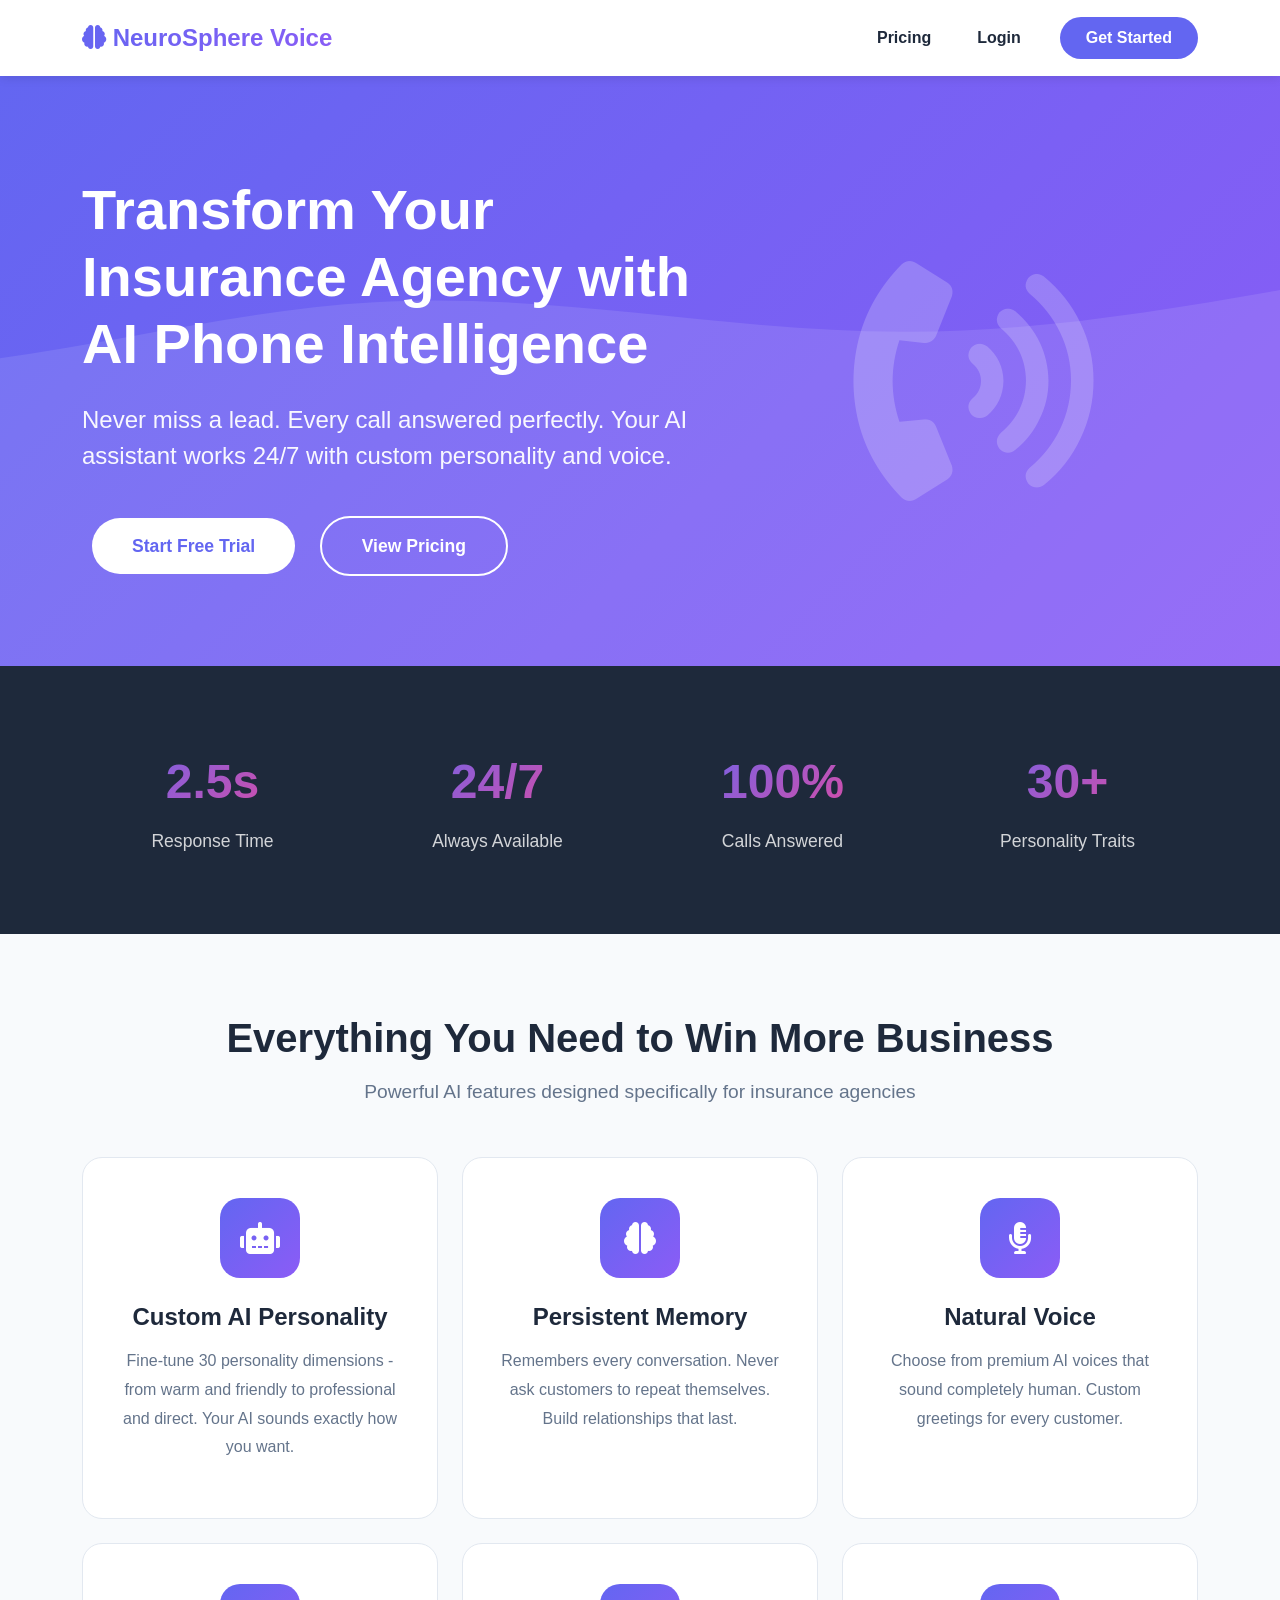
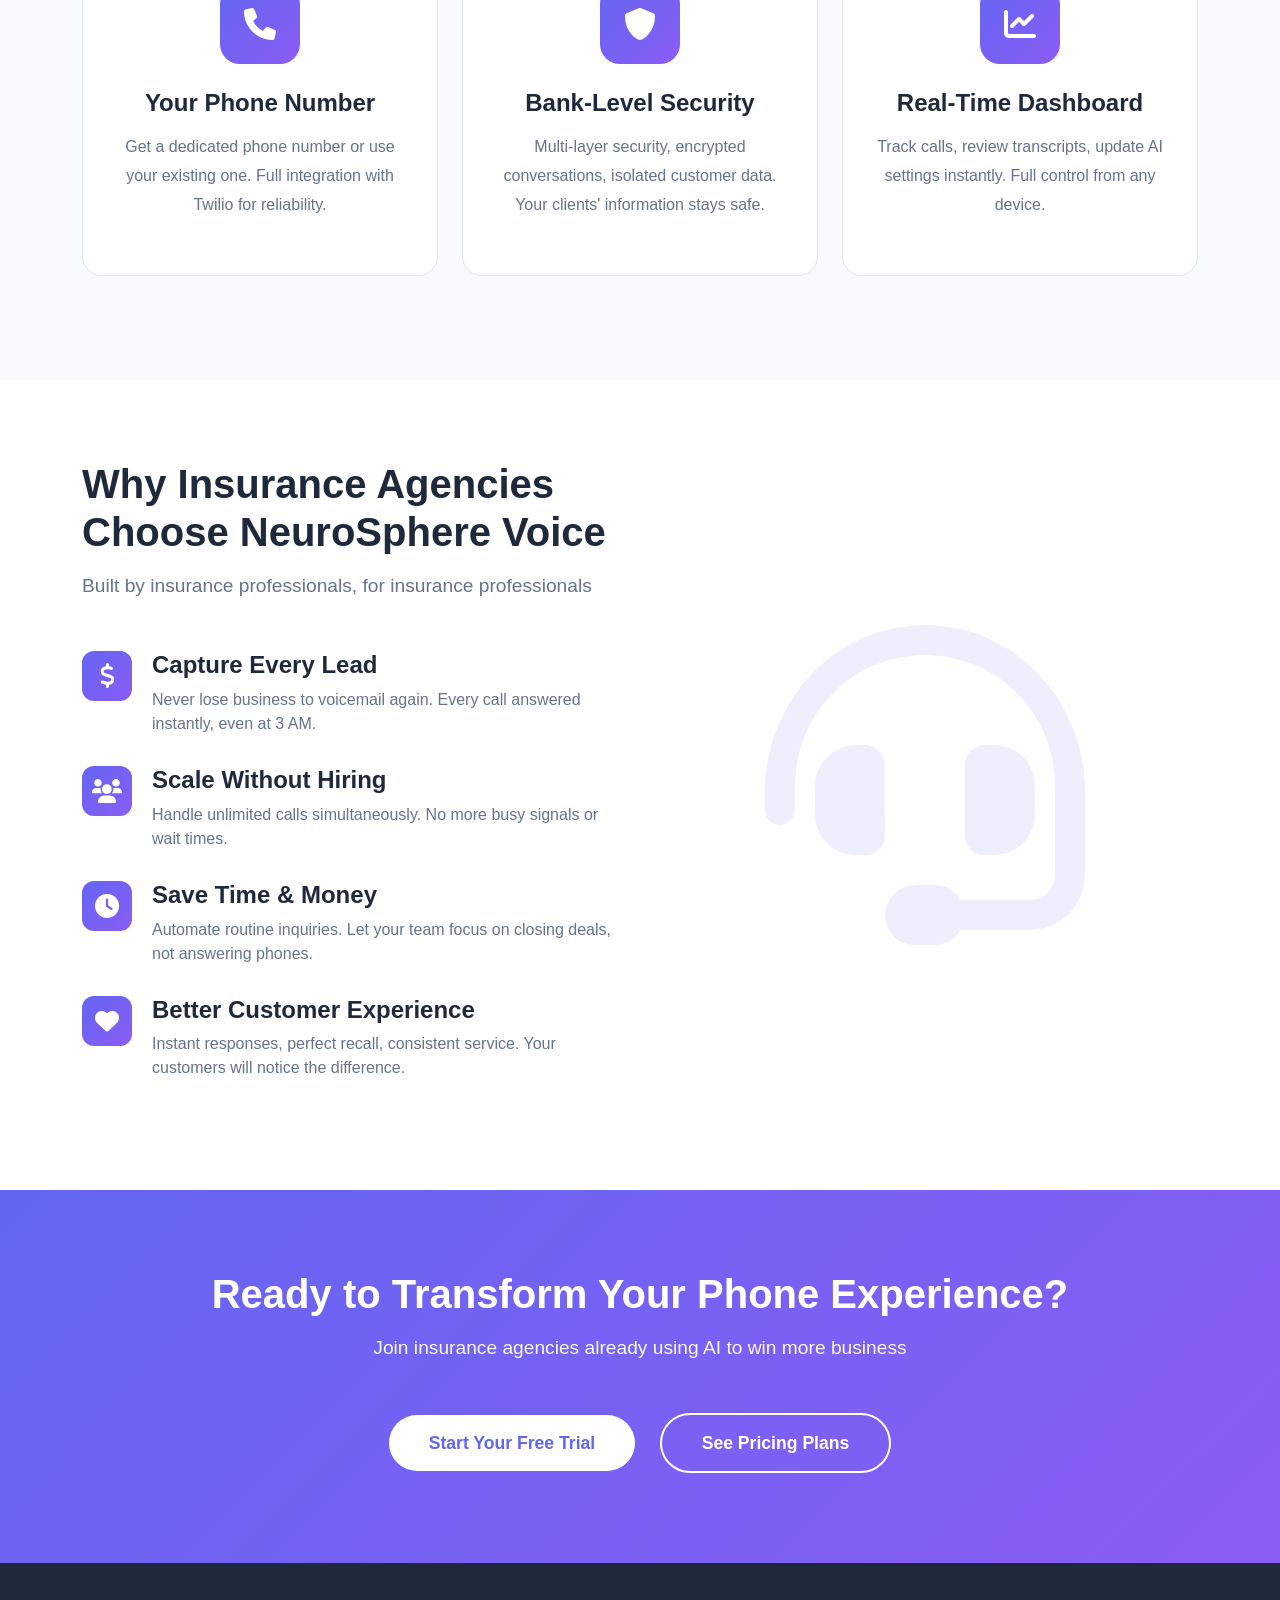
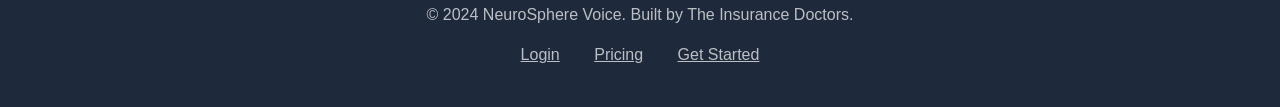
<file: static/index.html>
<!DOCTYPE html>
<html lang="en">
<head>
    <meta charset="UTF-8">
    <meta name="viewport" content="width=device-width, initial-scale=1.0">
    <title>NeuroSphere Voice - AI Phone System for Insurance Agencies</title>
    <link href="https://cdn.jsdelivr.net/npm/bootstrap@5.1.3/dist/css/bootstrap.min.css" rel="stylesheet">
    <link rel="stylesheet" href="https://cdnjs.cloudflare.com/ajax/libs/font-awesome/6.0.0/css/all.min.css">
    <style>
        :root {
            --primary: #6366f1;
            --primary-dark: #4f46e5;
            --secondary: #8b5cf6;
            --accent: #ec4899;
            --dark: #1e293b;
            --light: #f8fafc;
        }

        body {
            font-family: 'Segoe UI', Tahoma, Geneva, Verdana, sans-serif;
            color: var(--dark);
        }

        .hero-section {
            background: linear-gradient(135deg, var(--primary) 0%, var(--secondary) 100%);
            color: white;
            padding: 100px 0 80px;
            position: relative;
            overflow: hidden;
        }

        .hero-section::before {
            content: '';
            position: absolute;
            top: 0;
            left: 0;
            right: 0;
            bottom: 0;
            background: url('data:image/svg+xml,<svg xmlns="http://www.w3.org/2000/svg" viewBox="0 0 1440 320"><path fill="%23ffffff" fill-opacity="0.1" d="M0,96L48,112C96,128,192,160,288,160C384,160,480,128,576,122.7C672,117,768,139,864,138.7C960,139,1056,117,1152,101.3C1248,85,1344,75,1392,69.3L1440,64L1440,320L1392,320C1344,320,1248,320,1152,320C1056,320,960,320,864,320C768,320,672,320,576,320C480,320,384,320,288,320C192,320,96,320,48,320L0,320Z"></path></svg>') no-repeat bottom;
            background-size: cover;
        }

        .hero-content {
            position: relative;
            z-index: 1;
        }

        .hero-title {
            font-size: 3.5rem;
            font-weight: 800;
            margin-bottom: 1.5rem;
            line-height: 1.2;
        }

        .hero-subtitle {
            font-size: 1.5rem;
            opacity: 0.95;
            margin-bottom: 2rem;
            font-weight: 300;
        }

        .btn-hero {
            padding: 15px 40px;
            font-size: 1.1rem;
            border-radius: 50px;
            font-weight: 600;
            transition: all 0.3s;
            margin: 10px;
        }

        .btn-hero-primary {
            background: white;
            color: var(--primary);
            border: none;
        }

        .btn-hero-primary:hover {
            transform: translateY(-2px);
            box-shadow: 0 10px 30px rgba(0,0,0,0.2);
            color: var(--primary);
        }

        .btn-hero-secondary {
            background: transparent;
            color: white;
            border: 2px solid white;
        }

        .btn-hero-secondary:hover {
            background: white;
            color: var(--primary);
            transform: translateY(-2px);
        }

        .features-section {
            padding: 80px 0;
            background: var(--light);
        }

        .feature-card {
            background: white;
            border-radius: 20px;
            padding: 40px 30px;
            text-align: center;
            transition: all 0.3s;
            height: 100%;
            border: 1px solid #e2e8f0;
        }

        .feature-card:hover {
            transform: translateY(-10px);
            box-shadow: 0 20px 40px rgba(0,0,0,0.1);
        }

        .feature-icon {
            width: 80px;
            height: 80px;
            background: linear-gradient(135deg, var(--primary), var(--secondary));
            border-radius: 20px;
            display: flex;
            align-items: center;
            justify-content: center;
            margin: 0 auto 25px;
            font-size: 2rem;
            color: white;
        }

        .feature-title {
            font-size: 1.5rem;
            font-weight: 700;
            margin-bottom: 15px;
            color: var(--dark);
        }

        .feature-description {
            color: #64748b;
            line-height: 1.8;
        }

        .benefits-section {
            padding: 80px 0;
            background: white;
        }

        .section-title {
            font-size: 2.5rem;
            font-weight: 800;
            margin-bottom: 1rem;
            color: var(--dark);
        }

        .section-subtitle {
            font-size: 1.2rem;
            color: #64748b;
            margin-bottom: 50px;
        }

        .benefit-item {
            display: flex;
            align-items: start;
            margin-bottom: 30px;
        }

        .benefit-icon {
            width: 50px;
            height: 50px;
            background: linear-gradient(135deg, var(--primary), var(--secondary));
            border-radius: 12px;
            display: flex;
            align-items: center;
            justify-content: center;
            color: white;
            font-size: 1.5rem;
            margin-right: 20px;
            flex-shrink: 0;
        }

        .benefit-content h4 {
            font-weight: 700;
            margin-bottom: 8px;
            color: var(--dark);
        }

        .benefit-content p {
            color: #64748b;
            margin: 0;
        }

        .cta-section {
            background: linear-gradient(135deg, var(--primary) 0%, var(--secondary) 100%);
            padding: 80px 0;
            color: white;
            text-align: center;
        }

        .cta-title {
            font-size: 2.5rem;
            font-weight: 800;
            margin-bottom: 1rem;
        }

        .cta-subtitle {
            font-size: 1.2rem;
            opacity: 0.95;
            margin-bottom: 40px;
        }

        .stats-section {
            padding: 60px 0;
            background: var(--dark);
            color: white;
        }

        .stat-item {
            text-align: center;
            padding: 20px;
        }

        .stat-number {
            font-size: 3rem;
            font-weight: 800;
            background: linear-gradient(135deg, var(--primary), var(--accent));
            -webkit-background-clip: text;
            -webkit-text-fill-color: transparent;
            background-clip: text;
        }

        .stat-label {
            font-size: 1.1rem;
            opacity: 0.8;
            margin-top: 10px;
        }

        .navbar {
            background: white !important;
            box-shadow: 0 2px 10px rgba(0,0,0,0.1);
            padding: 15px 0;
        }

        .navbar-brand {
            font-weight: 800;
            font-size: 1.5rem;
            background: linear-gradient(135deg, var(--primary), var(--secondary));
            -webkit-background-clip: text;
            -webkit-text-fill-color: transparent;
            background-clip: text;
        }

        .nav-link {
            color: var(--dark) !important;
            font-weight: 600;
            margin: 0 15px;
            transition: color 0.3s;
        }

        .nav-link:hover {
            color: var(--primary) !important;
        }

        .btn-nav {
            background: var(--primary);
            color: white;
            padding: 8px 25px;
            border-radius: 25px;
            font-weight: 600;
            transition: all 0.3s;
        }

        .btn-nav:hover {
            background: var(--primary-dark);
            color: white;
            transform: translateY(-2px);
        }
    </style>
</head>
<body>
    <!-- Navbar -->
    <nav class="navbar navbar-expand-lg navbar-light sticky-top">
        <div class="container">
            <a class="navbar-brand" href="/">
                <i class="fas fa-brain"></i> NeuroSphere Voice
            </a>
            <button class="navbar-toggler" type="button" data-bs-toggle="collapse" data-bs-target="#navbarNav">
                <span class="navbar-toggler-icon"></span>
            </button>
            <div class="collapse navbar-collapse" id="navbarNav">
                <ul class="navbar-nav ms-auto align-items-center">
                    <li class="nav-item">
                        <a class="nav-link" href="/pricing.html">Pricing</a>
                    </li>
                    <li class="nav-item">
                        <a class="nav-link" href="/login.html">Login</a>
                    </li>
                    <li class="nav-item">
                        <a class="btn btn-nav ms-3" href="/onboarding.html">Get Started</a>
                    </li>
                </ul>
            </div>
        </div>
    </nav>

    <!-- Hero Section -->
    <section class="hero-section">
        <div class="container">
            <div class="row align-items-center hero-content">
                <div class="col-lg-7">
                    <h1 class="hero-title">Transform Your Insurance Agency with AI Phone Intelligence</h1>
                    <p class="hero-subtitle">Never miss a lead. Every call answered perfectly. Your AI assistant works 24/7 with custom personality and voice.</p>
                    <div class="hero-buttons">
                        <a href="/onboarding.html" class="btn btn-hero btn-hero-primary">Start Free Trial</a>
                        <a href="/pricing.html" class="btn btn-hero btn-hero-secondary">View Pricing</a>
                    </div>
                </div>
                <div class="col-lg-5 text-center mt-5 mt-lg-0">
                    <i class="fas fa-phone-volume" style="font-size: 15rem; opacity: 0.2;"></i>
                </div>
            </div>
        </div>
    </section>

    <!-- Stats Section -->
    <section class="stats-section">
        <div class="container">
            <div class="row">
                <div class="col-md-3 col-6">
                    <div class="stat-item">
                        <div class="stat-number">2.5s</div>
                        <div class="stat-label">Response Time</div>
                    </div>
                </div>
                <div class="col-md-3 col-6">
                    <div class="stat-item">
                        <div class="stat-number">24/7</div>
                        <div class="stat-label">Always Available</div>
                    </div>
                </div>
                <div class="col-md-3 col-6">
                    <div class="stat-item">
                        <div class="stat-number">100%</div>
                        <div class="stat-label">Calls Answered</div>
                    </div>
                </div>
                <div class="col-md-3 col-6">
                    <div class="stat-item">
                        <div class="stat-number">30+</div>
                        <div class="stat-label">Personality Traits</div>
                    </div>
                </div>
            </div>
        </div>
    </section>

    <!-- Features Section -->
    <section class="features-section">
        <div class="container">
            <div class="text-center mb-5">
                <h2 class="section-title">Everything You Need to Win More Business</h2>
                <p class="section-subtitle">Powerful AI features designed specifically for insurance agencies</p>
            </div>
            <div class="row">
                <div class="col-lg-4 col-md-6 mb-4">
                    <div class="feature-card">
                        <div class="feature-icon">
                            <i class="fas fa-robot"></i>
                        </div>
                        <h3 class="feature-title">Custom AI Personality</h3>
                        <p class="feature-description">Fine-tune 30 personality dimensions - from warm and friendly to professional and direct. Your AI sounds exactly how you want.</p>
                    </div>
                </div>
                <div class="col-lg-4 col-md-6 mb-4">
                    <div class="feature-card">
                        <div class="feature-icon">
                            <i class="fas fa-brain"></i>
                        </div>
                        <h3 class="feature-title">Persistent Memory</h3>
                        <p class="feature-description">Remembers every conversation. Never ask customers to repeat themselves. Build relationships that last.</p>
                    </div>
                </div>
                <div class="col-lg-4 col-md-6 mb-4">
                    <div class="feature-card">
                        <div class="feature-icon">
                            <i class="fas fa-microphone-alt"></i>
                        </div>
                        <h3 class="feature-title">Natural Voice</h3>
                        <p class="feature-description">Choose from premium AI voices that sound completely human. Custom greetings for every customer.</p>
                    </div>
                </div>
                <div class="col-lg-4 col-md-6 mb-4">
                    <div class="feature-card">
                        <div class="feature-icon">
                            <i class="fas fa-phone"></i>
                        </div>
                        <h3 class="feature-title">Your Phone Number</h3>
                        <p class="feature-description">Get a dedicated phone number or use your existing one. Full integration with Twilio for reliability.</p>
                    </div>
                </div>
                <div class="col-lg-4 col-md-6 mb-4">
                    <div class="feature-card">
                        <div class="feature-icon">
                            <i class="fas fa-shield-alt"></i>
                        </div>
                        <h3 class="feature-title">Bank-Level Security</h3>
                        <p class="feature-description">Multi-layer security, encrypted conversations, isolated customer data. Your clients' information stays safe.</p>
                    </div>
                </div>
                <div class="col-lg-4 col-md-6 mb-4">
                    <div class="feature-card">
                        <div class="feature-icon">
                            <i class="fas fa-chart-line"></i>
                        </div>
                        <h3 class="feature-title">Real-Time Dashboard</h3>
                        <p class="feature-description">Track calls, review transcripts, update AI settings instantly. Full control from any device.</p>
                    </div>
                </div>
            </div>
        </div>
    </section>

    <!-- Benefits Section -->
    <section class="benefits-section">
        <div class="container">
            <div class="row align-items-center">
                <div class="col-lg-6">
                    <h2 class="section-title">Why Insurance Agencies Choose NeuroSphere Voice</h2>
                    <p class="section-subtitle">Built by insurance professionals, for insurance professionals</p>
                    
                    <div class="benefit-item">
                        <div class="benefit-icon">
                            <i class="fas fa-dollar-sign"></i>
                        </div>
                        <div class="benefit-content">
                            <h4>Capture Every Lead</h4>
                            <p>Never lose business to voicemail again. Every call answered instantly, even at 3 AM.</p>
                        </div>
                    </div>

                    <div class="benefit-item">
                        <div class="benefit-icon">
                            <i class="fas fa-users"></i>
                        </div>
                        <div class="benefit-content">
                            <h4>Scale Without Hiring</h4>
                            <p>Handle unlimited calls simultaneously. No more busy signals or wait times.</p>
                        </div>
                    </div>

                    <div class="benefit-item">
                        <div class="benefit-icon">
                            <i class="fas fa-clock"></i>
                        </div>
                        <div class="benefit-content">
                            <h4>Save Time & Money</h4>
                            <p>Automate routine inquiries. Let your team focus on closing deals, not answering phones.</p>
                        </div>
                    </div>

                    <div class="benefit-item">
                        <div class="benefit-icon">
                            <i class="fas fa-heart"></i>
                        </div>
                        <div class="benefit-content">
                            <h4>Better Customer Experience</h4>
                            <p>Instant responses, perfect recall, consistent service. Your customers will notice the difference.</p>
                        </div>
                    </div>
                </div>
                <div class="col-lg-6 text-center mt-5 mt-lg-0">
                    <i class="fas fa-headset" style="font-size: 20rem; opacity: 0.1; color: var(--primary);"></i>
                </div>
            </div>
        </div>
    </section>

    <!-- CTA Section -->
    <section class="cta-section">
        <div class="container">
            <h2 class="cta-title">Ready to Transform Your Phone Experience?</h2>
            <p class="cta-subtitle">Join insurance agencies already using AI to win more business</p>
            <a href="/onboarding.html" class="btn btn-hero btn-hero-primary">Start Your Free Trial</a>
            <a href="/pricing.html" class="btn btn-hero btn-hero-secondary">See Pricing Plans</a>
        </div>
    </section>

    <!-- Footer -->
    <footer style="background: var(--dark); color: white; padding: 40px 0; text-align: center;">
        <div class="container">
            <p style="opacity: 0.7; margin: 0;">© 2024 NeuroSphere Voice. Built by The Insurance Doctors.</p>
            <div class="mt-3">
                <a href="/login.html" style="color: white; opacity: 0.7; margin: 0 15px;">Login</a>
                <a href="/pricing.html" style="color: white; opacity: 0.7; margin: 0 15px;">Pricing</a>
                <a href="/onboarding.html" style="color: white; opacity: 0.7; margin: 0 15px;">Get Started</a>
            </div>
        </div>
    </footer>

    <script src="https://cdn.jsdelivr.net/npm/bootstrap@5.1.3/dist/js/bootstrap.bundle.min.js"></script>
</body>
</html>
</file>
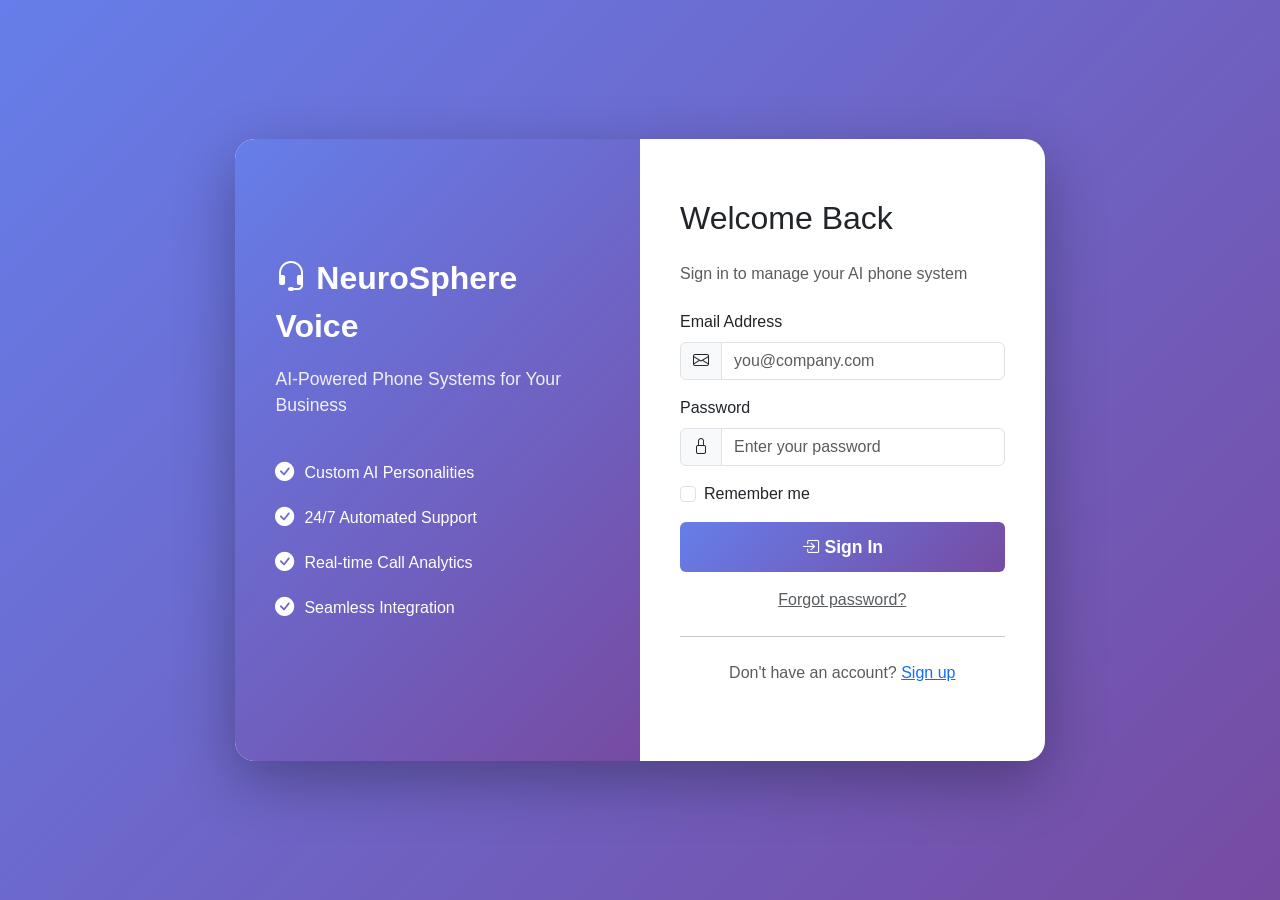
<file: static/login.html>
<!DOCTYPE html>
<html lang="en">
<head>
    <meta charset="UTF-8">
    <meta name="viewport" content="width=device-width, initial-scale=1.0">
    <title>Customer Login - NeuroSphere Voice</title>
    <link href="https://cdn.jsdelivr.net/npm/bootstrap@5.1.3/dist/css/bootstrap.min.css" rel="stylesheet">
    <link rel="stylesheet" href="https://cdn.jsdelivr.net/npm/bootstrap-icons@1.7.2/font/bootstrap-icons.css">
    <style>
        body {
            background: linear-gradient(135deg, #667eea 0%, #764ba2 100%);
            min-height: 100vh;
            display: flex;
            align-items: center;
            justify-content: center;
            font-family: 'Segoe UI', Tahoma, Geneva, Verdana, sans-serif;
        }
        .login-container {
            background: white;
            border-radius: 20px;
            box-shadow: 0 20px 60px rgba(0, 0, 0, 0.3);
            overflow: hidden;
            max-width: 900px;
            display: flex;
        }
        .login-left {
            background: linear-gradient(135deg, #667eea 0%, #764ba2 100%);
            color: white;
            padding: 60px 40px;
            flex: 1;
            display: flex;
            flex-direction: column;
            justify-content: center;
        }
        .login-right {
            padding: 60px 40px;
            flex: 1;
        }
        .brand-logo {
            font-size: 2rem;
            font-weight: 700;
            margin-bottom: 1rem;
        }
        .brand-tagline {
            font-size: 1.1rem;
            opacity: 0.9;
        }
        .feature-list {
            list-style: none;
            padding: 0;
            margin-top: 2rem;
        }
        .feature-list li {
            padding: 0.5rem 0;
            display: flex;
            align-items: center;
        }
        .feature-list i {
            margin-right: 10px;
            font-size: 1.2rem;
        }
        .form-control:focus {
            border-color: #667eea;
            box-shadow: 0 0 0 0.2rem rgba(102, 126, 234, 0.25);
        }
        .btn-primary {
            background: linear-gradient(135deg, #667eea 0%, #764ba2 100%);
            border: none;
            padding: 12px;
            font-size: 1.1rem;
            font-weight: 600;
        }
        .btn-primary:hover {
            transform: translateY(-2px);
            box-shadow: 0 5px 20px rgba(102, 126, 234, 0.4);
        }
        .alert {
            border-radius: 10px;
        }
        @media (max-width: 768px) {
            .login-container {
                flex-direction: column;
            }
            .login-left {
                padding: 40px 30px;
            }
        }
    </style>
</head>
<body>
    <div class="login-container">
        <div class="login-left">
            <div>
                <div class="brand-logo">
                    <i class="bi bi-headset"></i> NeuroSphere Voice
                </div>
                <p class="brand-tagline">AI-Powered Phone Systems for Your Business</p>
                <ul class="feature-list">
                    <li><i class="bi bi-check-circle-fill"></i> Custom AI Personalities</li>
                    <li><i class="bi bi-check-circle-fill"></i> 24/7 Automated Support</li>
                    <li><i class="bi bi-check-circle-fill"></i> Real-time Call Analytics</li>
                    <li><i class="bi bi-check-circle-fill"></i> Seamless Integration</li>
                </ul>
            </div>
        </div>
        
        <div class="login-right">
            <h2 class="mb-4">Welcome Back</h2>
            <p class="text-muted mb-4">Sign in to manage your AI phone system</p>
            
            <div id="alertContainer"></div>
            
            <form id="loginForm">
                <div class="mb-3">
                    <label for="email" class="form-label">Email Address</label>
                    <div class="input-group">
                        <span class="input-group-text"><i class="bi bi-envelope"></i></span>
                        <input type="email" class="form-control" id="email" placeholder="you@company.com" required>
                    </div>
                </div>
                
                <div class="mb-3">
                    <label for="password" class="form-label">Password</label>
                    <div class="input-group">
                        <span class="input-group-text"><i class="bi bi-lock"></i></span>
                        <input type="password" class="form-control" id="password" placeholder="Enter your password" required>
                    </div>
                </div>
                
                <div class="mb-3 form-check">
                    <input type="checkbox" class="form-check-input" id="rememberMe">
                    <label class="form-check-label" for="rememberMe">Remember me</label>
                </div>
                
                <button type="submit" class="btn btn-primary w-100 mb-3">
                    <i class="bi bi-box-arrow-in-right"></i> Sign In
                </button>
                
                <div class="text-center">
                    <a href="#" class="text-muted">Forgot password?</a>
                </div>
            </form>
            
            <hr class="my-4">
            
            <div class="text-center">
                <p class="text-muted">Don't have an account? <a href="/onboarding.html">Sign up</a></p>
            </div>
        </div>
    </div>

    <script>
        const loginForm = document.getElementById('loginForm');
        const alertContainer = document.getElementById('alertContainer');

        function showAlert(message, type = 'danger') {
            alertContainer.innerHTML = `
                <div class="alert alert-${type} alert-dismissible fade show" role="alert">
                    <i class="bi bi-${type === 'success' ? 'check-circle' : 'exclamation-triangle'}"></i>
                    ${message}
                    <button type="button" class="btn-close" data-bs-dismiss="alert"></button>
                </div>
            `;
        }

        loginForm.addEventListener('submit', async (e) => {
            e.preventDefault();
            
            const email = document.getElementById('email').value;
            const password = document.getElementById('password').value;
            
            try {
                const response = await fetch('/api/login', {
                    method: 'POST',
                    headers: {
                        'Content-Type': 'application/json'
                    },
                    body: JSON.stringify({ email, password })
                });
                
                const data = await response.json();
                
                if (response.ok) {
                    showAlert('Login successful! Redirecting...', 'success');
                    setTimeout(() => {
                        window.location.href = '/dashboard.html';
                    }, 1000);
                } else {
                    showAlert(data.error || 'Login failed. Please check your credentials.');
                }
            } catch (error) {
                console.error('Login error:', error);
                showAlert('An error occurred. Please try again.');
            }
        });
    </script>
    
    <script src="https://cdn.jsdelivr.net/npm/bootstrap@5.1.3/dist/js/bootstrap.bundle.min.js"></script>
</body>
</html>
</file>
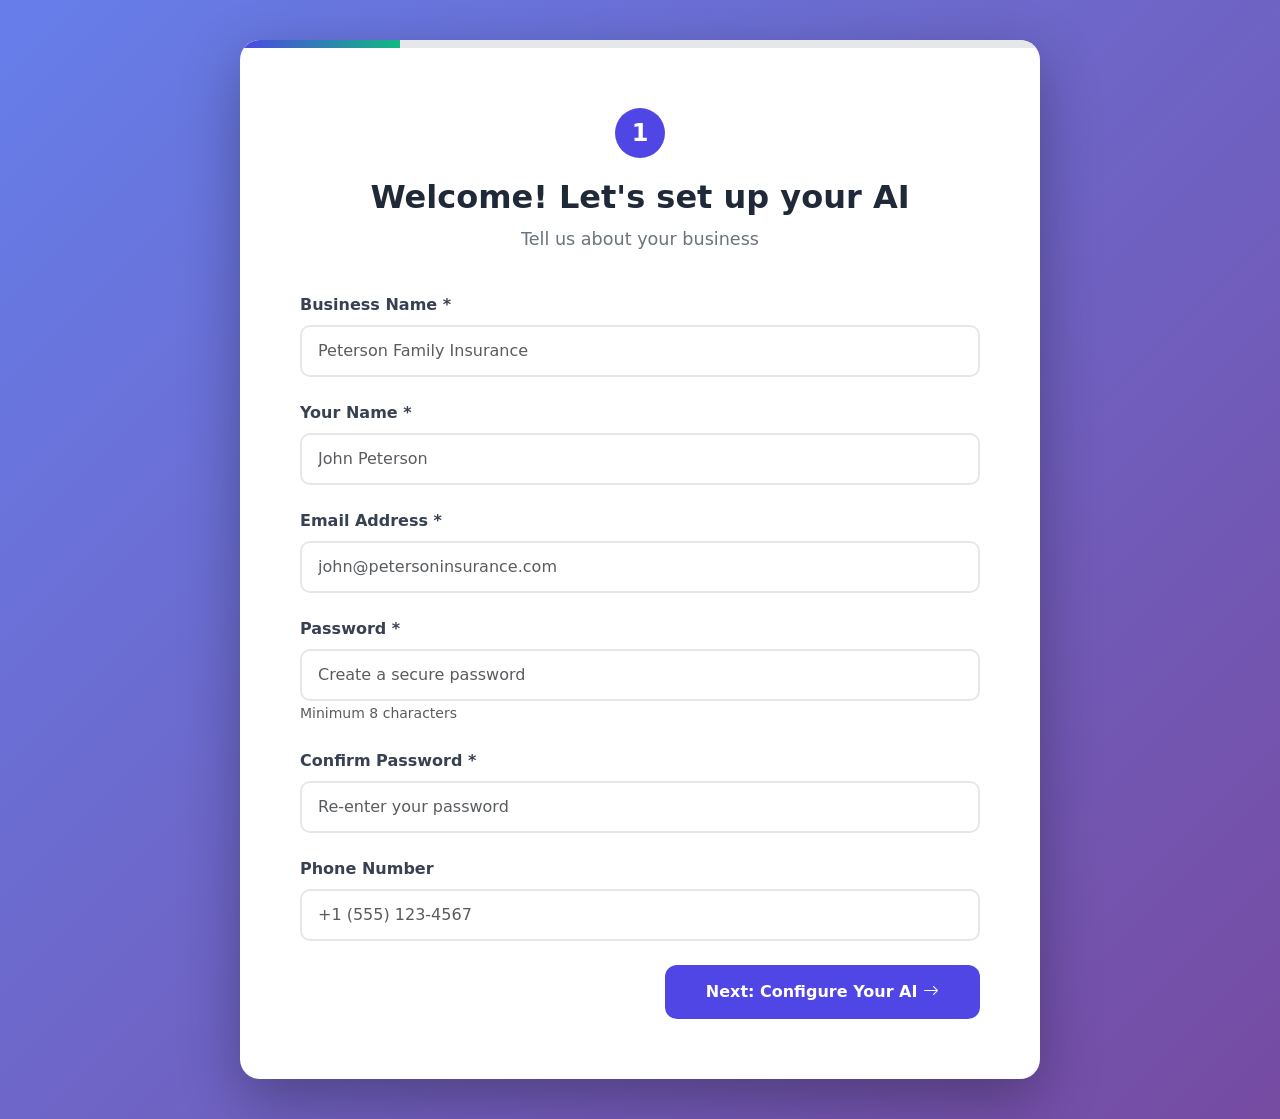
<file: static/onboarding.html>
<!DOCTYPE html>
<html lang="en">
<head>
    <meta charset="UTF-8">
    <meta name="viewport" content="width=device-width, initial-scale=1.0">
    <title>AI Phone System - Onboarding</title>
    <link href="https://cdn.jsdelivr.net/npm/bootstrap@5.3.0/dist/css/bootstrap.min.css" rel="stylesheet">
    <link rel="stylesheet" href="https://cdn.jsdelivr.net/npm/bootstrap-icons@1.11.1/font/bootstrap-icons.css">
    <style>
        :root {
            --primary: #4F46E5;
            --secondary: #10B981;
        }
        
        body {
            background: linear-gradient(135deg, #667eea 0%, #764ba2 100%);
            min-height: 100vh;
            padding: 40px 0;
        }
        
        .onboarding-container {
            max-width: 800px;
            margin: 0 auto;
            background: white;
            border-radius: 20px;
            box-shadow: 0 20px 60px rgba(0,0,0,0.3);
            overflow: hidden;
        }
        
        .progress-bar-custom {
            height: 8px;
            background: #E5E7EB;
        }
        
        .progress-fill {
            height: 100%;
            background: linear-gradient(90deg, var(--primary), var(--secondary));
            transition: width 0.3s ease;
        }
        
        .step-content {
            padding: 60px;
        }
        
        .step-header {
            text-align: center;
            margin-bottom: 40px;
        }
        
        .step-number {
            background: var(--primary);
            color: white;
            width: 50px;
            height: 50px;
            border-radius: 50%;
            display: inline-flex;
            align-items: center;
            justify-content: center;
            font-size: 1.5rem;
            font-weight: 700;
            margin-bottom: 20px;
        }
        
        .step-title {
            font-size: 2rem;
            font-weight: 700;
            color: #1F2937;
            margin-bottom: 10px;
        }
        
        .step-description {
            color: #6B7280;
            font-size: 1.1rem;
        }
        
        .form-label {
            font-weight: 600;
            color: #374151;
            margin-bottom: 8px;
        }
        
        .form-control, .form-select {
            border-radius: 10px;
            padding: 12px 16px;
            border: 2px solid #E5E7EB;
            transition: border-color 0.3s ease;
        }
        
        .form-control:focus, .form-select:focus {
            border-color: var(--primary);
            box-shadow: 0 0 0 3px rgba(79, 70, 229, 0.1);
        }
        
        .voice-selector {
            display: grid;
            grid-template-columns: repeat(2, 1fr);
            gap: 15px;
            margin-top: 20px;
        }
        
        .voice-option {
            padding: 20px;
            border: 2px solid #E5E7EB;
            border-radius: 12px;
            cursor: pointer;
            transition: all 0.3s ease;
            text-align: center;
        }
        
        .voice-option:hover {
            border-color: var(--primary);
            background: #F9FAFB;
        }
        
        .voice-option.selected {
            border-color: var(--primary);
            background: #EEF2FF;
        }
        
        .voice-name {
            font-weight: 600;
            color: #1F2937;
            margin-top: 10px;
        }
        
        .btn-navigation {
            padding: 14px 40px;
            border-radius: 12px;
            font-weight: 600;
            transition: all 0.3s ease;
        }
        
        .btn-next {
            background: var(--primary);
            color: white;
        }
        
        .btn-next:hover {
            background: #4338CA;
            transform: translateY(-2px);
        }
        
        .personality-preset {
            padding: 15px;
            border: 2px solid #E5E7EB;
            border-radius: 12px;
            cursor: pointer;
            transition: all 0.3s ease;
            margin-bottom: 10px;
        }
        
        .personality-preset:hover {
            border-color: var(--primary);
            background: #F9FAFB;
        }
        
        .personality-preset.selected {
            border-color: var(--primary);
            background: #EEF2FF;
        }
        
        .hidden {
            display: none;
        }
    </style>
</head>
<body>
    <div class="onboarding-container">
        <!-- Progress Bar -->
        <div class="progress-bar-custom">
            <div class="progress-fill" id="progressFill" style="width: 20%;"></div>
        </div>
        
        <!-- Step 1: Business Information -->
        <div class="step-content" id="step1">
            <div class="step-header">
                <div class="step-number">1</div>
                <h2 class="step-title">Welcome! Let's set up your AI</h2>
                <p class="step-description">Tell us about your business</p>
            </div>
            
            <div class="mb-4">
                <label class="form-label">Business Name *</label>
                <input type="text" class="form-control" id="businessName" placeholder="Peterson Family Insurance" required>
            </div>
            
            <div class="mb-4">
                <label class="form-label">Your Name *</label>
                <input type="text" class="form-control" id="contactName" placeholder="John Peterson" required>
            </div>
            
            <div class="mb-4">
                <label class="form-label">Email Address *</label>
                <input type="email" class="form-control" id="email" placeholder="john@petersoninsurance.com" required>
            </div>
            
            <div class="mb-4">
                <label class="form-label">Password *</label>
                <input type="password" class="form-control" id="password" placeholder="Create a secure password" required minlength="8">
                <small class="text-muted">Minimum 8 characters</small>
            </div>
            
            <div class="mb-4">
                <label class="form-label">Confirm Password *</label>
                <input type="password" class="form-control" id="confirmPassword" placeholder="Re-enter your password" required>
            </div>
            
            <div class="mb-4">
                <label class="form-label">Phone Number</label>
                <input type="tel" class="form-control" id="phone" placeholder="+1 (555) 123-4567">
            </div>
            
            <div class="text-end">
                <button class="btn btn-next btn-navigation" onclick="nextStep(2)">
                    Next: Configure Your AI <i class="bi bi-arrow-right"></i>
                </button>
            </div>
        </div>
        
        <!-- Step 2: AI Agent Configuration -->
        <div class="step-content hidden" id="step2">
            <div class="step-header">
                <div class="step-number">2</div>
                <h2 class="step-title">Name Your AI Agent</h2>
                <p class="step-description">What should customers call your AI?</p>
            </div>
            
            <div class="mb-4">
                <label class="form-label">AI Agent Name *</label>
                <input type="text" class="form-control" id="agentName" placeholder="Samantha" value="Samantha">
                <small class="text-muted">This is how your AI will introduce itself to callers</small>
            </div>
            
            <div class="mb-4">
                <label class="form-label">Greeting Message</label>
                <textarea class="form-control" id="greetingTemplate" rows="3" placeholder="Hi! This is {agent_name} from {business_name}. How can I help you today?">Hi! This is {agent_name} from {business_name}. How can I help you today?</textarea>
                <small class="text-muted">Use {agent_name} and {business_name} as placeholders</small>
            </div>
            
            <div class="d-flex justify-content-between">
                <button class="btn btn-outline-secondary btn-navigation" onclick="prevStep(1)">
                    <i class="bi bi-arrow-left"></i> Back
                </button>
                <button class="btn btn-next btn-navigation" onclick="nextStep(3)">
                    Next: Choose Voice <i class="bi bi-arrow-right"></i>
                </button>
            </div>
        </div>
        
        <!-- Step 3: Voice Selection -->
        <div class="step-content hidden" id="step3">
            <div class="step-header">
                <div class="step-number">3</div>
                <h2 class="step-title">Choose Your AI Voice</h2>
                <p class="step-description">Select the perfect voice for your brand</p>
            </div>
            
            <div class="voice-selector" id="voiceSelector">
                <div class="voice-option" onclick="selectVoice('alloy')">
                    <i class="bi bi-soundwave" style="font-size: 2rem; color: var(--primary);"></i>
                    <div class="voice-name">Alloy</div>
                    <small class="text-muted">Neutral & Professional</small>
                </div>
                <div class="voice-option" onclick="selectVoice('echo')">
                    <i class="bi bi-soundwave" style="font-size: 2rem; color: var(--secondary);"></i>
                    <div class="voice-name">Echo</div>
                    <small class="text-muted">Warm & Friendly</small>
                </div>
                <div class="voice-option" onclick="selectVoice('shimmer')">
                    <i class="bi bi-soundwave" style="font-size: 2rem; color: #8B5CF6;"></i>
                    <div class="voice-name">Shimmer</div>
                    <small class="text-muted">Bright & Energetic</small>
                </div>
                <div class="voice-option" onclick="selectVoice('nova')">
                    <i class="bi bi-soundwave" style="font-size: 2rem; color: #EC4899;"></i>
                    <div class="voice-name">Nova</div>
                    <small class="text-muted">Young & Dynamic</small>
                </div>
            </div>
            
            <div class="d-flex justify-content-between mt-5">
                <button class="btn btn-outline-secondary btn-navigation" onclick="prevStep(2)">
                    <i class="bi bi-arrow-left"></i> Back
                </button>
                <button class="btn btn-next btn-navigation" onclick="nextStep(4)">
                    Next: Personality <i class="bi bi-arrow-right"></i>
                </button>
            </div>
        </div>
        
        <!-- Step 4: Personality Selection -->
        <div class="step-content hidden" id="step4">
            <div class="step-header">
                <div class="step-number">4</div>
                <h2 class="step-title">Set AI Personality</h2>
                <p class="step-description">Choose a personality preset or customize later</p>
            </div>
            
            <div class="personality-preset" onclick="selectPersonality('professional')">
                <h5>🎯 Professional Agent</h5>
                <p class="text-muted mb-0">Polite, efficient, business-focused</p>
            </div>
            
            <div class="personality-preset" onclick="selectPersonality('friendly')">
                <h5>😊 Friendly Helper</h5>
                <p class="text-muted mb-0">Warm, conversational, supportive</p>
            </div>
            
            <div class="personality-preset" onclick="selectPersonality('assertive')">
                <h5>💪 Assertive Closer</h5>
                <p class="text-muted mb-0">Confident, persuasive, goal-oriented</p>
            </div>
            
            <div class="personality-preset" onclick="selectPersonality('empathetic')">
                <h5>❤️ Empathetic Support</h5>
                <p class="text-muted mb-0">Understanding, patient, caring</p>
            </div>
            
            <div class="d-flex justify-content-between mt-5">
                <button class="btn btn-outline-secondary btn-navigation" onclick="prevStep(3)">
                    <i class="bi bi-arrow-left"></i> Back
                </button>
                <button class="btn btn-success btn-navigation" onclick="completeOnboarding()">
                    Complete Setup <i class="bi bi-check-circle"></i>
                </button>
            </div>
        </div>
        
        <!-- Step 5: Success -->
        <div class="step-content hidden text-center" id="step5">
            <div class="step-header">
                <i class="bi bi-check-circle-fill" style="font-size: 5rem; color: var(--secondary);"></i>
                <h2 class="step-title mt-3">You're All Set!</h2>
                <p class="step-description">Your AI phone system is ready to go</p>
            </div>
            
            <div class="alert alert-info" role="alert">
                <i class="bi bi-info-circle"></i> <strong>Next Steps:</strong><br>
                We're provisioning your phone number and activating your AI. You'll receive an email with your dashboard login details within 5 minutes.
            </div>
            
            <button class="btn btn-primary btn-navigation mt-4" onclick="goToDashboard()">
                Go to Dashboard <i class="bi bi-arrow-right"></i>
            </button>
        </div>
    </div>
    
    <script>
        let currentStep = 1;
        let selectedVoice = 'alloy';
        let selectedPersonality = 'professional';
        let selectedPackage = localStorage.getItem('selected_package') || 'starter';
        
        function nextStep(step) {
            // Validate current step
            if (step === 2) {
                const businessName = document.getElementById('businessName').value;
                const contactName = document.getElementById('contactName').value;
                const email = document.getElementById('email').value;
                
                if (!businessName || !contactName || !email) {
                    alert('Please fill in all required fields');
                    return;
                }
            }
            
            // Hide current step
            document.getElementById('step' + currentStep).classList.add('hidden');
            
            // Show next step
            document.getElementById('step' + step).classList.remove('hidden');
            
            // Update progress
            const progress = (step / 5) * 100;
            document.getElementById('progressFill').style.width = progress + '%';
            
            currentStep = step;
        }
        
        function prevStep(step) {
            document.getElementById('step' + currentStep).classList.add('hidden');
            document.getElementById('step' + step).classList.remove('hidden');
            
            const progress = (step / 5) * 100;
            document.getElementById('progressFill').style.width = progress + '%';
            
            currentStep = step;
        }
        
        function selectVoice(voice) {
            selectedVoice = voice;
            
            // Update UI
            document.querySelectorAll('.voice-option').forEach(el => {
                el.classList.remove('selected');
            });
            event.currentTarget.classList.add('selected');
        }
        
        function selectPersonality(personality) {
            selectedPersonality = personality;
            
            // Update UI
            document.querySelectorAll('.personality-preset').forEach(el => {
                el.classList.remove('selected');
            });
            event.currentTarget.classList.add('selected');
        }
        
        async function completeOnboarding() {
            // Validate passwords match
            const password = document.getElementById('password').value;
            const confirmPassword = document.getElementById('confirmPassword').value;
            
            if (password !== confirmPassword) {
                alert('Passwords do not match! Please try again.');
                return;
            }
            
            if (password.length < 8) {
                alert('Password must be at least 8 characters long.');
                return;
            }
            
            // Gather all data
            const onboardingData = {
                business_name: document.getElementById('businessName').value,
                contact_name: document.getElementById('contactName').value,
                email: document.getElementById('email').value,
                password: password,
                phone: document.getElementById('phone').value,
                agent_name: document.getElementById('agentName').value,
                greeting_template: document.getElementById('greetingTemplate').value,
                openai_voice: selectedVoice,
                personality_preset: selectedPersonality,
                package_tier: selectedPackage
            };
            
            // Send to backend
            try {
                const response = await fetch('/api/customers/onboard', {
                    method: 'POST',
                    headers: { 'Content-Type': 'application/json' },
                    body: JSON.stringify(onboardingData)
                });
                
                if (response.ok) {
                    const result = await response.json();
                    
                    // Auto-login after successful onboarding
                    const loginResponse = await fetch('/api/login', {
                        method: 'POST',
                        headers: { 'Content-Type': 'application/json' },
                        body: JSON.stringify({
                            email: onboardingData.email,
                            password: onboardingData.password
                        })
                    });
                    
                    if (loginResponse.ok) {
                        // Show success step
                        nextStep(5);
                    } else {
                        alert('Onboarding successful! Please login at /login.html');
                        window.location.href = '/login.html';
                    }
                } else {
                    const errorData = await response.json();
                    const errorMsg = errorData.error || 'Failed to complete onboarding. Please try again.';
                    
                    // Show user-friendly error messages
                    if (errorMsg.includes('duplicate key') || errorMsg.includes('already exists')) {
                        alert('This email is already registered. Please login instead or use a different email.');
                        setTimeout(() => window.location.href = '/login.html', 2000);
                    } else {
                        alert(errorMsg);
                    }
                }
            } catch (error) {
                console.error('Error:', error);
                alert('An error occurred. Please try again.');
            }
        }
        
        function goToDashboard() {
            window.location.href = '/dashboard.html';
        }
    </script>
</body>
</html>
</file>
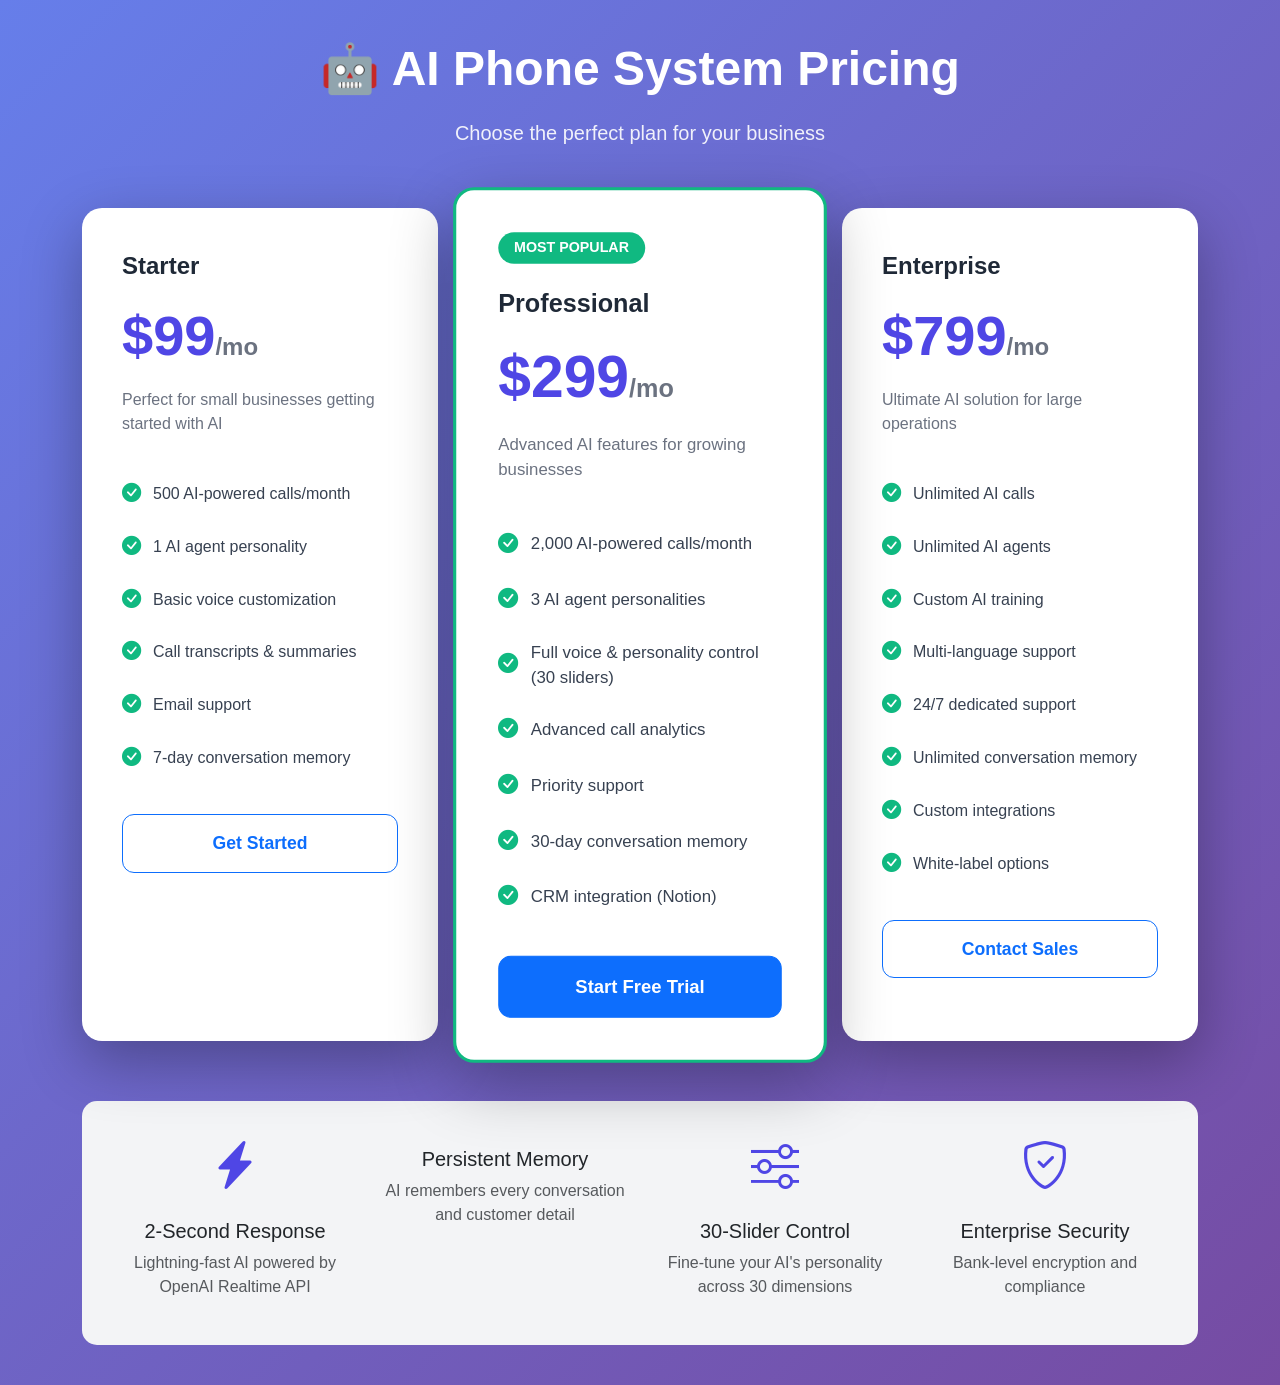
<file: static/pricing.html>
<!DOCTYPE html>
<html lang="en">
<head>
    <meta charset="UTF-8">
    <meta name="viewport" content="width=device-width, initial-scale=1.0">
    <title>AI Phone System - Pricing</title>
    <link href="https://cdn.jsdelivr.net/npm/bootstrap@5.3.0/dist/css/bootstrap.min.css" rel="stylesheet">
    <link rel="stylesheet" href="https://cdn.jsdelivr.net/npm/bootstrap-icons@1.11.1/font/bootstrap-icons.css">
    <style>
        :root {
            --primary: #4F46E5;
            --secondary: #10B981;
            --dark: #1F2937;
        }
        
        body {
            font-family: 'Inter', -apple-system, BlinkMacSystemFont, 'Segoe UI', sans-serif;
            background: linear-gradient(135deg, #667eea 0%, #764ba2 100%);
            min-height: 100vh;
            padding: 40px 0;
        }
        
        .pricing-header {
            text-align: center;
            color: white;
            margin-bottom: 60px;
        }
        
        .pricing-header h1 {
            font-size: 3rem;
            font-weight: 700;
            margin-bottom: 20px;
        }
        
        .pricing-header p {
            font-size: 1.25rem;
            opacity: 0.9;
        }
        
        .pricing-card {
            background: white;
            border-radius: 20px;
            padding: 40px;
            box-shadow: 0 20px 60px rgba(0,0,0,0.3);
            transition: transform 0.3s ease, box-shadow 0.3s ease;
            height: 100%;
        }
        
        .pricing-card:hover {
            transform: translateY(-10px);
            box-shadow: 0 30px 80px rgba(0,0,0,0.4);
        }
        
        .pricing-card.featured {
            border: 3px solid var(--secondary);
            transform: scale(1.05);
        }
        
        .pricing-badge {
            background: var(--secondary);
            color: white;
            padding: 5px 15px;
            border-radius: 20px;
            font-size: 0.85rem;
            font-weight: 600;
            display: inline-block;
            margin-bottom: 20px;
        }
        
        .pricing-tier {
            font-size: 1.5rem;
            font-weight: 700;
            color: var(--dark);
            margin-bottom: 10px;
        }
        
        .pricing-amount {
            font-size: 3.5rem;
            font-weight: 800;
            color: var(--primary);
            margin-bottom: 10px;
        }
        
        .pricing-amount span {
            font-size: 1.5rem;
            color: #6B7280;
        }
        
        .pricing-description {
            color: #6B7280;
            margin-bottom: 30px;
            min-height: 50px;
        }
        
        .feature-list {
            list-style: none;
            padding: 0;
            margin-bottom: 30px;
        }
        
        .feature-list li {
            padding: 12px 0;
            color: #374151;
            display: flex;
            align-items: center;
        }
        
        .feature-list i {
            color: var(--secondary);
            margin-right: 12px;
            font-size: 1.2rem;
        }
        
        .btn-purchase {
            width: 100%;
            padding: 15px;
            font-size: 1.1rem;
            font-weight: 600;
            border-radius: 12px;
            transition: all 0.3s ease;
        }
        
        .btn-purchase:hover {
            transform: translateY(-2px);
            box-shadow: 0 10px 25px rgba(79, 70, 229, 0.4);
        }
        
        .feature-highlight {
            background: #F3F4F6;
            padding: 30px;
            border-radius: 15px;
            margin-top: 60px;
        }
    </style>
</head>
<body>
    <div class="container">
        <!-- Header -->
        <div class="pricing-header">
            <h1>🤖 AI Phone System Pricing</h1>
            <p>Choose the perfect plan for your business</p>
        </div>
        
        <!-- Pricing Cards -->
        <div class="row g-4 mb-5">
            <!-- Starter Package -->
            <div class="col-md-4">
                <div class="pricing-card">
                    <div class="pricing-tier">Starter</div>
                    <div class="pricing-amount">$99<span>/mo</span></div>
                    <div class="pricing-description">Perfect for small businesses getting started with AI</div>
                    
                    <ul class="feature-list">
                        <li><i class="bi bi-check-circle-fill"></i> 500 AI-powered calls/month</li>
                        <li><i class="bi bi-check-circle-fill"></i> 1 AI agent personality</li>
                        <li><i class="bi bi-check-circle-fill"></i> Basic voice customization</li>
                        <li><i class="bi bi-check-circle-fill"></i> Call transcripts & summaries</li>
                        <li><i class="bi bi-check-circle-fill"></i> Email support</li>
                        <li><i class="bi bi-check-circle-fill"></i> 7-day conversation memory</li>
                    </ul>
                    
                    <button class="btn btn-outline-primary btn-purchase" onclick="selectPackage('starter')">
                        Get Started
                    </button>
                </div>
            </div>
            
            <!-- Professional Package -->
            <div class="col-md-4">
                <div class="pricing-card featured">
                    <span class="pricing-badge">MOST POPULAR</span>
                    <div class="pricing-tier">Professional</div>
                    <div class="pricing-amount">$299<span>/mo</span></div>
                    <div class="pricing-description">Advanced AI features for growing businesses</div>
                    
                    <ul class="feature-list">
                        <li><i class="bi bi-check-circle-fill"></i> 2,000 AI-powered calls/month</li>
                        <li><i class="bi bi-check-circle-fill"></i> 3 AI agent personalities</li>
                        <li><i class="bi bi-check-circle-fill"></i> Full voice & personality control (30 sliders)</li>
                        <li><i class="bi bi-check-circle-fill"></i> Advanced call analytics</li>
                        <li><i class="bi bi-check-circle-fill"></i> Priority support</li>
                        <li><i class="bi bi-check-circle-fill"></i> 30-day conversation memory</li>
                        <li><i class="bi bi-check-circle-fill"></i> CRM integration (Notion)</li>
                    </ul>
                    
                    <button class="btn btn-primary btn-purchase" onclick="selectPackage('professional')">
                        Start Free Trial
                    </button>
                </div>
            </div>
            
            <!-- Enterprise Package -->
            <div class="col-md-4">
                <div class="pricing-card">
                    <div class="pricing-tier">Enterprise</div>
                    <div class="pricing-amount">$799<span>/mo</span></div>
                    <div class="pricing-description">Ultimate AI solution for large operations</div>
                    
                    <ul class="feature-list">
                        <li><i class="bi bi-check-circle-fill"></i> Unlimited AI calls</li>
                        <li><i class="bi bi-check-circle-fill"></i> Unlimited AI agents</li>
                        <li><i class="bi bi-check-circle-fill"></i> Custom AI training</li>
                        <li><i class="bi bi-check-circle-fill"></i> Multi-language support</li>
                        <li><i class="bi bi-check-circle-fill"></i> 24/7 dedicated support</li>
                        <li><i class="bi bi-check-circle-fill"></i> Unlimited conversation memory</li>
                        <li><i class="bi bi-check-circle-fill"></i> Custom integrations</li>
                        <li><i class="bi bi-check-circle-fill"></i> White-label options</li>
                    </ul>
                    
                    <button class="btn btn-outline-primary btn-purchase" onclick="selectPackage('enterprise')">
                        Contact Sales
                    </button>
                </div>
            </div>
        </div>
        
        <!-- Feature Highlights -->
        <div class="feature-highlight">
            <div class="row text-center">
                <div class="col-md-3">
                    <i class="bi bi-lightning-charge-fill" style="font-size: 3rem; color: var(--primary);"></i>
                    <h5 class="mt-3">2-Second Response</h5>
                    <p class="text-muted">Lightning-fast AI powered by OpenAI Realtime API</p>
                </div>
                <div class="col-md-3">
                    <i class="bi bi-brain" style="font-size: 3rem; color: var(--primary);"></i>
                    <h5 class="mt-3">Persistent Memory</h5>
                    <p class="text-muted">AI remembers every conversation and customer detail</p>
                </div>
                <div class="col-md-3">
                    <i class="bi bi-sliders" style="font-size: 3rem; color: var(--primary);"></i>
                    <h5 class="mt-3">30-Slider Control</h5>
                    <p class="text-muted">Fine-tune your AI's personality across 30 dimensions</p>
                </div>
                <div class="col-md-3">
                    <i class="bi bi-shield-check" style="font-size: 3rem; color: var(--primary);"></i>
                    <h5 class="mt-3">Enterprise Security</h5>
                    <p class="text-muted">Bank-level encryption and compliance</p>
                </div>
            </div>
        </div>
    </div>
    
    <script>
        function selectPackage(tier) {
            // Store selected package
            localStorage.setItem('selected_package', tier);
            
            // Redirect to onboarding
            window.location.href = '/onboarding.html';
        }
    </script>
</body>
</html>
</file>
